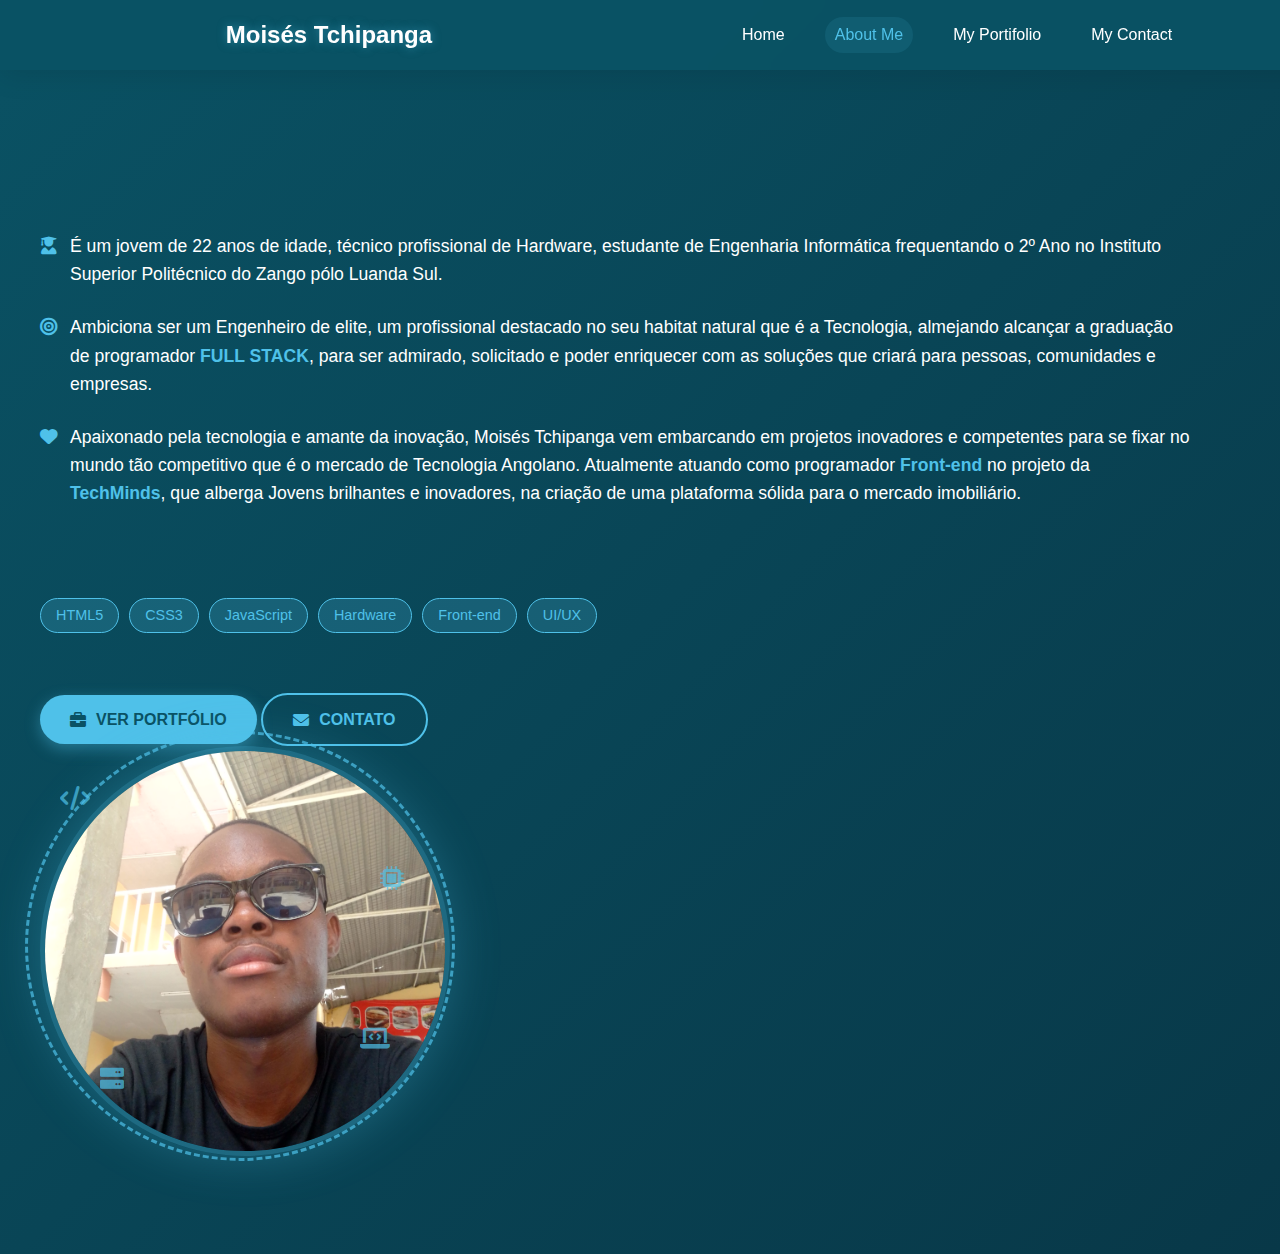
<file: Meu Portifolio/About Me.html>
<!DOCTYPE html>
<html lang="pt-br">
<head>
    <meta charset="UTF-8">
    <meta name="viewport" content="width=device-width, initial-scale=1.0">
    <link rel="shortcut icon" href="imagens/favicon.ico" type="image/x-icon">
    <link rel="stylesheet" href="https://cdnjs.cloudflare.com/ajax/libs/animate.css/4.1.1/animate.min.css">
    <link rel="stylesheet" href="https://cdnjs.cloudflare.com/ajax/libs/font-awesome/6.0.0/css/all.min.css">
    <link rel="stylesheet" href="Css/about Me.css">
    <title>About Me - Moisés Tchipanga</title>
    <style>
        /* Efeitos personalizados além do animate.css */
        @keyframes float {
            0%, 100% { transform: translateY(0); }
            50% { transform: translateY(-15px); }
        }
        
        @keyframes pulse-glow {
            0% { box-shadow: 0 0 0 0 rgba(79, 193, 233, 0.4); }
            70% { box-shadow: 0 0 0 15px rgba(79, 193, 233, 0); }
            100% { box-shadow: 0 0 0 0 rgba(79, 193, 233, 0); }
        }
        
        @keyframes text-wave {
            0%, 100% { transform: translateY(0); }
            25% { transform: translateY(-5px); }
            50% { transform: translateY(0); }
            75% { transform: translateY(5px); }
        }
    </style>
</head>
<body>
    <header class="header animate__animated animate__fadeInDown">
        <div class="containerReader">
            <div class="logo animate__animated animate__pulse animate__infinite animate__slower">Moisés Tchipanga</div>
            <nav class="menu">
                <a href="index.html">Home</a>
                <a href="About Me.html" class="active">About Me</a>
                <a href="Portifolio.html">My Portifolio</a>
                <a href="Contact.html">My Contact</a>
            </nav>
        </div>
    </header>
    
    <main>
        <section class="hero">
            <div class="container">
                <div class="hero-content">
                    <div class="hero-text animate__animated animate__fadeInLeft">
                        <h5 class="animate__animated animate__fadeIn animate__delay-1s">Moisés Massaquia Tchipanga</h5>
                        
                        <!-- Parágrafos com efeitos individuais -->
                        <p class="animate__animated animate__fadeInUp animate__delay-1s">
                            <i class="fas fa-user-graduate"></i> É um jovem de 22 anos de idade, técnico profissional de Hardware, estudante de Engenharia Informática frequentando o 2º Ano no Instituto Superior Politécnico do Zango pólo Luanda Sul.
                        </p>
                        
                        <p class="animate__animated animate__fadeInUp animate__delay-1-5s">
                            <i class="fas fa-bullseye"></i> Ambiciona ser um Engenheiro de elite, um profissional destacado no seu habitat natural que é a Tecnologia, almejando alcançar a graduação de programador <strong class="highlight-text">FULL STACK</strong>, para ser admirado, solicitado e poder enriquecer com as soluções que criará para pessoas, comunidades e empresas.
                        </p>
                        
                        <p class="animate__animated animate__fadeInUp animate__delay-2s">
                            <i class="fas fa-heart"></i> Apaixonado pela tecnologia e amante da inovação, Moisés Tchipanga vem embarcando em projetos inovadores e competentes para se fixar no mundo tão competitivo que é o mercado de Tecnologia Angolano. Atualmente atuando como programador <strong class="highlight-text">Front-end</strong> no projeto da <strong class="highlight-text">TechMinds</strong>, que alberga Jovens brilhantes e inovadores, na criação de uma plataforma sólida para o mercado imobiliário.
                        </p>
                        
                        <!-- Seção de habilidades -->
                        <div class="skills-section animate__animated animate__fadeInUp animate__delay-2-5s">
                            <h6><i class="fas fa-code"></i> Habilidades Técnicas:</h6>
                            <div class="skills-container">
                                <span class="skill-tag">HTML5</span>
                                <span class="skill-tag">CSS3</span>
                                <span class="skill-tag">JavaScript</span>
                                <span class="skill-tag">Hardware</span>
                                <span class="skill-tag">Front-end</span>
                                <span class="skill-tag">UI/UX</span>
                            </div>
                        </div>
                        
                        <div class="hero-buttons animate__animated animate__fadeInUp animate__delay-3s">
                            <a href="Portifolio.html" class="btn-primary pulse-on-hover">
                                <i class="fas fa-briefcase"></i> VER PORTFÓLIO
                            </a>
                            <a href="Contact.html" class="btn-secondary slide-on-hover">
                                <i class="fas fa-envelope"></i> CONTATO
                            </a>
                        </div>
                    </div>
                    
                    <div class="hero-image animate__animated animate__fadeInRight">
                        <div class="profile-img-container animate__animated animate__pulse animate__infinite animate__slower">
                            <img src="imagens/Minha_foto.jpg" alt="Moisés Tchipanga" class="profile-img">
                            <div class="border-animation"></div>
                            <div class="floating-icons">
                                <i class="fas fa-code icon-float" style="top: 10%; left: 5%; animation-delay: 0s;"></i>
                                <i class="fas fa-laptop-code icon-float" style="top: 70%; left: 80%; animation-delay: 0.5s;"></i>
                                <i class="fas fa-microchip icon-float" style="top: 30%; left: 85%; animation-delay: 1s;"></i>
                                <i class="fas fa-server icon-float" style="top: 80%; left: 15%; animation-delay: 1.5s;"></i>
                            </div>
                        </div>
                    </div>
                </div>
            </div>
        </section>
    </main>

    <script>
        // Efeito de onda no texto
        document.querySelectorAll('.highlight-text').forEach(text => {
            text.addEventListener('mouseover', function() {
                this.style.animation = 'text-wave 0.8s ease';
                setTimeout(() => {
                    this.style.animation = '';
                }, 800);
            });
        });
        
        // Animação de ícones flutuantes
        const floatingIcons = document.querySelectorAll('.icon-float');
        floatingIcons.forEach(icon => {
            icon.style.animation = `float 4s ease-in-out infinite ${icon.style.animationDelay}`;
        });
        
        // Efeito de digitação nos títulos (opcional)
        const titles = document.querySelectorAll('h5, h6');
        titles.forEach(title => {
            title.style.opacity = '0';
            title.style.animation = 'fadeIn 1s forwards';
        });
    </script>
</body>
</html>
</file>
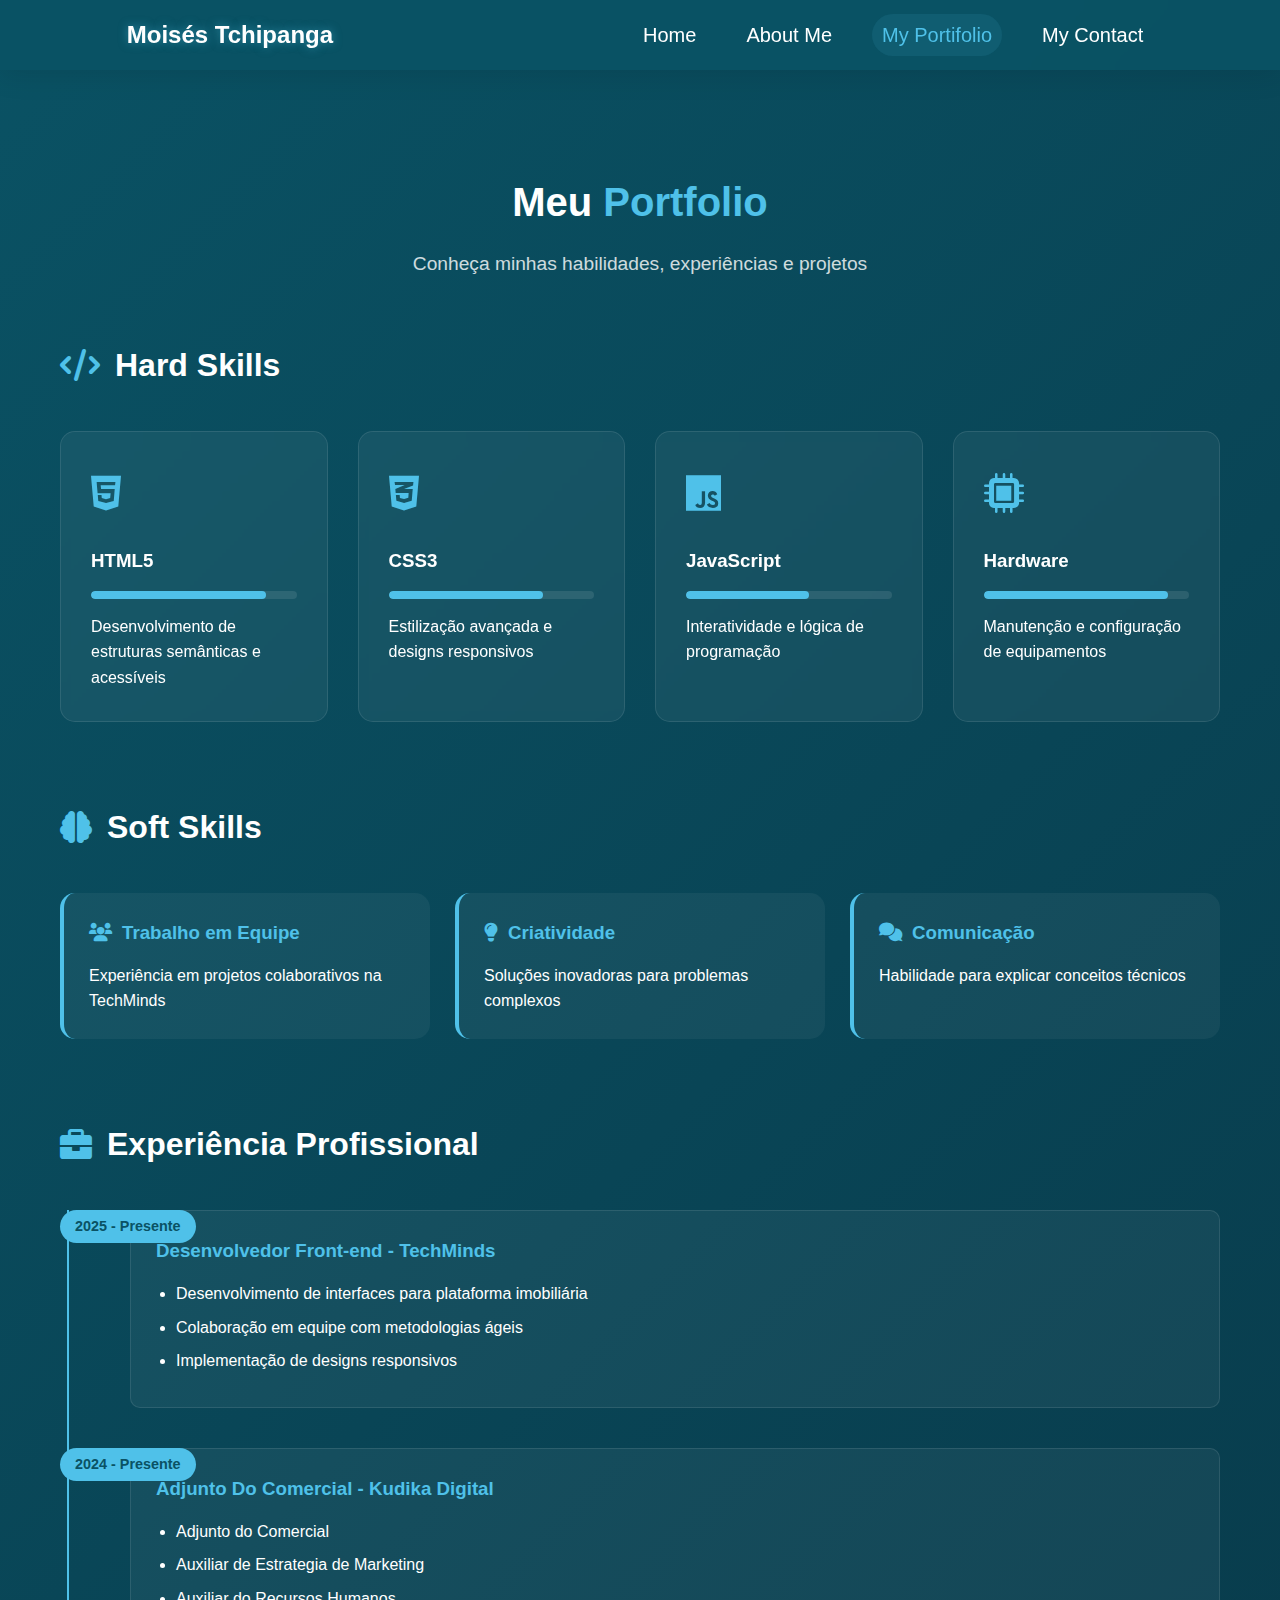
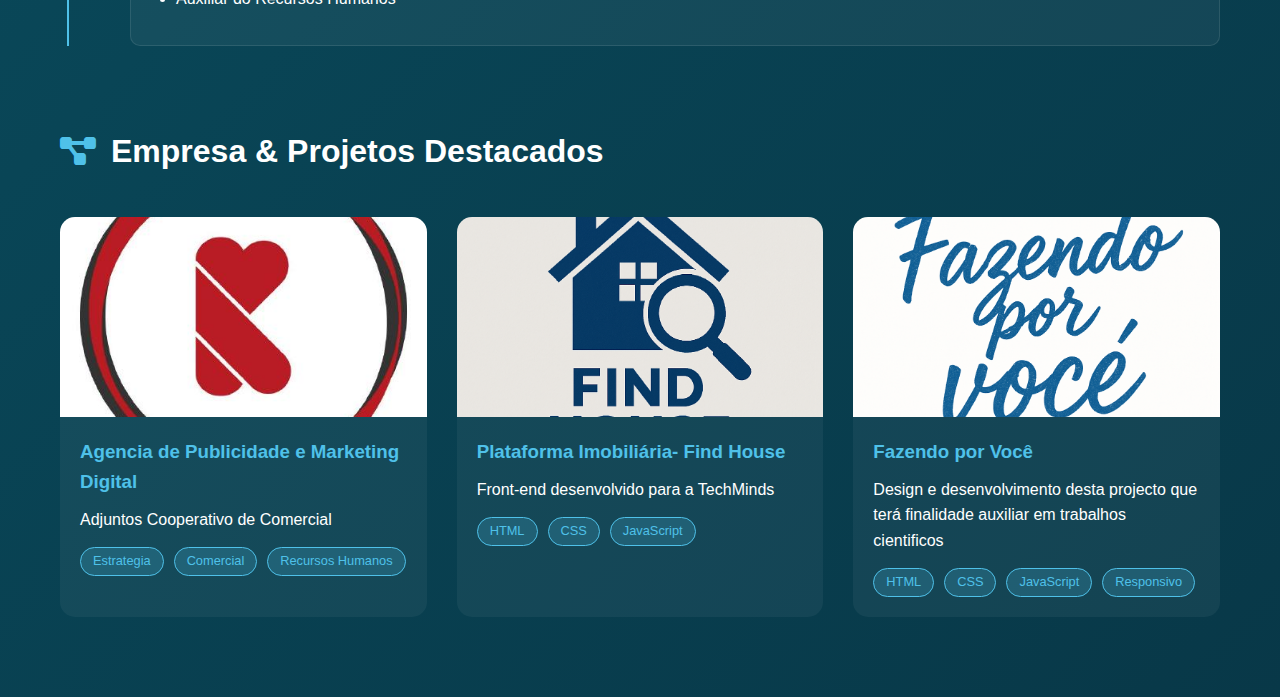
<file: Meu Portifolio/Portifolio.html>
<!DOCTYPE html>
<html lang="pt-br">
<head>
    <meta charset="UTF-8">
    <meta name="viewport" content="width=device-width, initial-scale=1.0">
    <link rel="shortcut icon" href="imagens/favicon.ico" type="image/x-icon">
    <link rel="stylesheet" href="https://cdnjs.cloudflare.com/ajax/libs/animate.css/4.1.1/animate.min.css">
    <link rel="stylesheet" href="https://cdnjs.cloudflare.com/ajax/libs/font-awesome/6.0.0/css/all.min.css">
    <link rel="stylesheet" href="Css/Portifolio.css">
    <title>Portfolio - Moisés Tchipanga</title>
</head>
<body>
    <!-- Header consistente com a página principal -->
    <header class="header animate__animated animate__fadeInDown">
        <div class="containerReader">
            <div class="logo animate__animated animate__pulse animate__infinite animate__slower">Moisés Tchipanga</div>
            <nav class="menu">
                <a href="index.html">Home</a>
                <a href="About Me.html">About Me</a>
                <a href="Portifolio.html" class="active">My Portifolio</a>
                <a href="Contact.html">My Contact</a>
            </nav>
        </div>
    </header>

    <main>
        <!-- Seção de Introdução -->
        <section class="portfolio-intro animate__animated animate__fadeIn">
            <div class="container">
                <h1 class="section-title">Meu <span>Portfolio</span></h1>
                <p class="section-subtitle">Conheça minhas habilidades, experiências e projetos</p>
            </div>
        </section>

        <!-- Seção de Hard Skills -->
        <section class="skills-section">
            <div class="container">
                <h2 class="skills-title animate__animated animate__fadeInLeft"><i class="fas fa-code"></i> Hard Skills</h2>
                <div class="skills-grid">
                    <!-- Item 1 -->
                    <div class="skill-card animate__animated animate__fadeInUp">
                        <div class="skill-icon">
                            <i class="fab fa-html5"></i>
                        </div>
                        <h3>HTML5</h3>
                        <div class="skill-level">
                            <div class="level-bar" style="width: 85%;"></div>
                        </div>
                        <p>Desenvolvimento de estruturas semânticas e acessíveis</p>
                    </div>
                    
                    <!-- Item 2 -->
                    <div class="skill-card animate__animated animate__fadeInUp animate__delay-1s">
                        <div class="skill-icon">
                            <i class="fab fa-css3-alt"></i>
                        </div>
                        <h3>CSS3</h3>
                        <div class="skill-level">
                            <div class="level-bar" style="width: 75%;"></div>
                        </div>
                        <p>Estilização avançada e designs responsivos</p>
                    </div>
                    
                    <!-- Item 3 -->
                    <div class="skill-card animate__animated animate__fadeInUp animate__delay-2s">
                        <div class="skill-icon">
                            <i class="fab fa-js"></i>
                        </div>
                        <h3>JavaScript</h3>
                        <div class="skill-level">
                            <div class="level-bar" style="width: 60%;"></div>
                        </div>
                        <p>Interatividade e lógica de programação</p>
                    </div>
                    
                    <!-- Item 4 -->
                    <div class="skill-card animate__animated animate__fadeInUp animate__delay-3s">
                        <div class="skill-icon">
                            <i class="fas fa-microchip"></i>
                        </div>
                        <h3>Hardware</h3>
                        <div class="skill-level">
                            <div class="level-bar" style="width: 90%;"></div>
                        </div>
                        <p>Manutenção e configuração de equipamentos</p>
                    </div>
                </div>
            </div>
        </section>

        <!-- Seção de Soft Skills -->
        <section class="soft-skills-section">
            <div class="container">
                <h2 class="skills-title animate__animated animate__fadeInLeft"><i class="fas fa-brain"></i> Soft Skills</h2>
                <div class="soft-skills-container">
                    <div class="soft-skill animate__animated animate__fadeInRight">
                        <h3><i class="fas fa-users"></i> Trabalho em Equipe</h3>
                        <p>Experiência em projetos colaborativos na TechMinds</p>
                    </div>
                    <div class="soft-skill animate__animated animate__fadeInRight animate__delay-1s">
                        <h3><i class="fas fa-lightbulb"></i> Criatividade</h3>
                        <p>Soluções inovadoras para problemas complexos</p>
                    </div>
                    <div class="soft-skill animate__animated animate__fadeInRight animate__delay-2s">
                        <h3><i class="fas fa-comments"></i> Comunicação</h3>
                        <p>Habilidade para explicar conceitos técnicos</p>
                    </div>
                </div>
            </div>
        </section>

        <!-- Seção de Experiência Profissional -->
        <section class="experience-section">
            <div class="container">
                <h2 class="skills-title animate__animated animate__fadeInLeft"><i class="fas fa-briefcase"></i> Experiência Profissional</h2>
                
                <div class="timeline">
                    <!-- Experiência 1 -->
                    <div class="timeline-item animate__animated animate__fadeInUp">
                        <div class="timeline-date">2025 - Presente</div>
                        <div class="timeline-content">
                            <h3>Desenvolvedor Front-end - TechMinds</h3>
                            <ul>
                                <li>Desenvolvimento de interfaces para plataforma imobiliária</li>
                                <li>Colaboração em equipe com metodologias ágeis</li>
                                <li>Implementação de designs responsivos</li>
                            </ul>
                        </div>
                    </div>
                    
                    <!-- Experiência 2 -->
                    <div class="timeline-item animate__animated animate__fadeInUp animate__delay-1s">
                        <div class="timeline-date">2024 - Presente</div>
                        <div class="timeline-content">
                            <h3>Adjunto Do Comercial - Kudika Digital</h3>
                            <ul>
                                <li>Adjunto do Comercial</li>
                                <li>Auxiliar de Estrategia de Marketing</li>
                                <li>Auxiliar do Recursos Humanos</li>
                            </ul>
                        </div>
                    </div>
                </div>
            </div>
        </section>

        <!-- Seção de Projetos -->
        <section class="projects-section">
            <div class="container">
                <h2 class="skills-title animate__animated animate__fadeInLeft"><i class="fas fa-project-diagram"></i>Empresa & Projetos Destacados</h2>
                <div class="projects-grid">
                    <!-- Projeto 1 -->
                    <div class="project-card animate__animated animate__fadeInUp">
                        <div class="project-image">
                            <img src="imagens/Logo_KudikaDigital.jpg" alt="Kudika Digital">
                            <div class="project-overlay">
                                <a href="https://kudika.digital" class="project-link" target="_blank"><i class="fas fa-external-link-alt"></i></a>
                            </div>
                        </div>
                        <div class="project-info">
                            <h3>Agencia de Publicidade e Marketing Digital</h3>
                            <p>Adjuntos Cooperativo de Comercial</p>
                            <div class="project-tags">
                                <span>Estrategia</span>
                                <span>Comercial</span>
                                <span>Recursos Humanos</span>
                            </div>
                        </div>
                    </div>
                    <!-- Projeto 1 -->
                    <div class="project-card animate__animated animate__fadeInUp">
                        <div class="project-image">
                            <img src="imagens/Find-House.png" alt="Projeto TechMinds">
                            <div class="project-overlay">
                                <a href="#" class="project-link"><i class="fas fa-external-link-alt"></i></a>
                            </div>
                        </div>
                        <div class="project-info">
                            <h3>Plataforma Imobiliária- Find House</h3>
                            <p>Front-end desenvolvido para a TechMinds</p>
                            <div class="project-tags">
                                <span>HTML</span>
                                <span>CSS</span>
                                <span>JavaScript</span>
                            </div>
                        </div>
                    </div>
                    <!-- Projeto 2 -->
                    <div class="project-card animate__animated animate__fadeInUp animate__delay-1s">
                        <div class="project-image">
                            <img src="imagens/Fazendo por Você.png" alt="Fazendo por Você">
                            <div class="project-overlay">
                                <a href="#" class="project-link"><i class="fas fa-external-link-alt"></i></a>
                            </div>
                        </div>
                        <div class="project-info">
                            <h3>Fazendo por Você </h3>
                            <p>Design e desenvolvimento desta projecto que terá finalidade auxiliar em trabalhos cientificos</p>
                            <div class="project-tags">
                                <span>HTML</span>
                                <span>CSS</span>
                                <span>JavaScript</span>
                                <span>Responsivo</span>
                            </div>
                        </div>
                    </div>
                </div>
            </div>
        </section>
    </main>

    <script>
        // Animação adicional para as barras de progresso
        document.addEventListener('DOMContentLoaded', function() {
            const levelBars = document.querySelectorAll('.level-bar');
            levelBars.forEach(bar => {
                const width = bar.style.width;
                bar.style.width = '0';
                setTimeout(() => {
                    bar.style.width = width;
                    bar.style.transition = 'width 1.5s ease-in-out';
                }, 500);
            });
        });
    </script>
</body>
</html>
</file>
<file: Meu Portifolio/Css/about Me.css>
/* aboutMe.css */
:root {
    --primary-color: #4fc1e9;
    --secondary-color: #0a5264;
    --accent-color: #083848;
    --text-color: #ffffff;
    --bg-color: #0a5264;
}

body {
    background: linear-gradient(135deg, var(--bg-color), var(--accent-color));
    color: var(--text-color);
    font-family: 'Poppins', sans-serif;
    line-height: 1.6;
    overflow-x: hidden;
}

/* Header */
/* HEADER ESTILIZADO */
.header {
    position: fixed;
    top: 0;
    left: 0;
    width: 100%;
    height: 70px;
    background: rgba(10, 82, 100, 0.95);
    backdrop-filter: blur(10px);
    -webkit-backdrop-filter: blur(10px);
    z-index: 1000;
    display: flex;
    align-items: center;
    justify-content: center;
    box-shadow: 0 4px 30px rgba(0, 0, 0, 0.1);
    padding: 0 5%;
}

.containerReader {
    width: 100%;
    max-width: 1400px;
    margin: 0 auto;
    padding: 0 5%;
    display: flex;
    align-items: center;
    justify-content: center;
}

.logo {
    margin-right: 200px;
    padding-right: 100px;
    font-size: 1.5rem;
    font-weight: 700;
    color: #fff;
    text-shadow: 0 0 10px rgba(79, 193, 233, 0.5);

}

.menu {
    display: flex;
    align-items: center;
    gap: 30px;
}

.menu a {
    color: #fff;
    text-decoration: none;
    font-weight: 500;
    font-size: 1rem;
    padding: 5px 10px;
    border-radius: 30px;
    transition: all 0.4s ease;
    position: relative;
    overflow: hidden;
    display: flex;
    align-items: center;
}

.menu a::before {
    content: '';
    position: absolute;
    bottom: 0;
    left: 0;
    width: 0;
    height: 2px;
    background: #4fc1e9;
    transition: width 0.4s ease;
}

.menu a:hover::before {
    width: 100%;
}

.menu a.active {
    color: #4fc1e9;
    background: rgba(79, 193, 233, 0.1);
}
/* Conteúdo principal */
.hero-content {
    max-width: 1200px;
    margin: 0 auto;
    padding: 100px 20px;
}

.hero-text {
    flex: 1;
    padding-right: 50px;
}

.hero-text h5 {
    font-size: 1.8rem;
    margin-bottom: 30px;
    color: var(--primary-color);
    position: relative;
}

.hero-text h5::after {
    content: '';
    position: absolute;
    bottom: -10px;
    left: 0;
    width: 50px;
    height: 3px;
    background: var(--primary-color);
}

.hero-text p {
    font-size: 1.1rem;
    margin-bottom: 25px;
    position: relative;
    padding-left: 30px;
}

.hero-text p i {
    position: absolute;
    left: 0;
    top: 5px;
    color: var(--primary-color);
}

.highlight-text {
    color: var(--primary-color);
    font-weight: 600;
    transition: all 0.3s;
}

/* Seção de habilidades */
.skills-section {
    margin: 40px 0;
}

.skills-section h6 {
    font-size: 1.2rem;
    margin-bottom: 15px;
    display: flex;
    align-items: center;
    gap: 10px;
}

.skills-container {
    display: flex;
    flex-wrap: wrap;
    gap: 10px;
    margin-top: 15px;
}

.skill-tag {
    background: rgba(79, 193, 233, 0.2);
    color: var(--primary-color);
    padding: 5px 15px;
    border-radius: 20px;
    font-size: 0.9rem;
    border: 1px solid var(--primary-color);
    transition: all 0.3s;
}

.skill-tag:hover {
    background: var(--primary-color);
    color: var(--secondary-color);
    transform: translateY(-3px);
}

/* Imagem de perfil */
.profile-img-container {
    position: relative;
    width: 400px;
    height: 400px;
}

.profile-img {
    width: 100%;
    height: 100%;
    border-radius: 50%;
    object-fit: cover;
    position: relative;
    z-index: 2;
    border: 5px solid rgba(79, 193, 233, 0.3);
    box-shadow: 0 0 50px rgba(79, 193, 233, 0.3);
    transition: transform 0.5s;
}

.profile-img:hover {
    transform: scale(1.05);
}

.border-animation {
    position: absolute;
    top: -15px;
    left: -15px;
    right: -15px;
    bottom: -15px;
    border-radius: 50%;
    border: 3px dashed var(--primary-color);
    animation: spin 15s linear infinite;
    opacity: 0.7;
    z-index: 1;
}

.floating-icons {
    position: absolute;
    top: 0;
    left: 0;
    width: 100%;
    height: 100%;
    z-index: 3;
    pointer-events: none;
}

.icon-float {
    position: absolute;
    color: var(--primary-color);
    font-size: 1.5rem;
    opacity: 0.7;
    z-index: 4;
}

/* Botões */
.btn-primary, .btn-secondary {
    padding: 12px 30px;
    border-radius: 50px;
    font-weight: 600;
    text-decoration: none;
    transition: all 0.4s;
    display: inline-flex;
    align-items: center;
    gap: 10px;
    margin-top: 20px;
}

.btn-primary {
    background: var(--primary-color);
    color: var(--secondary-color);
    box-shadow: 0 5px 15px rgba(79, 193, 233, 0.4);
}

.btn-primary:hover {
    transform: translateY(-5px);
    box-shadow: 0 10px 25px rgba(79, 193, 233, 0.6);
}

.btn-secondary {
    border: 2px solid var(--primary-color);
    color: var(--primary-color);
    background: transparent;
}

.btn-secondary:hover {
    background: rgba(79, 193, 233, 0.1);
    transform: translateY(-5px);
}

.pulse-on-hover:hover {
    animation: pulse-glow 1.5s infinite;
}

/* Responsividade */
@media (max-width: 992px) {
    .hero-content {
        flex-direction: column;
        padding: 80px 20px;
    }
    
    .hero-text {
        padding-right: 0;
        margin-bottom: 50px;
    }
    
    .profile-img-container {
        width: 300px;
        height: 300px;
        margin: 0 auto;
    }
}

@media (max-width: 576px) {
    .hero-text h5 {
        font-size: 1.5rem;
    }
    
    .hero-text p {
        font-size: 1rem;
    }
    
    .profile-img-container {
        width: 250px;
        height: 250px;
    }
}

/* Animações */
@keyframes spin {
    0% { transform: rotate(0deg); }
    100% { transform: rotate(360deg); }
}

@keyframes pulse-glow {
    0% { box-shadow: 0 0 0 0 rgba(79, 193, 233, 0.4); }
    70% { box-shadow: 0 0 0 15px rgba(79, 193, 233, 0); }
    100% { box-shadow: 0 0 0 0 rgba(79, 193, 233, 0); }
}

@keyframes text-wave {
    0%, 100% { transform: translateY(0); }
    25% { transform: translateY(-5px); }
    50% { transform: translateY(0); }
    75% { transform: translateY(5px); }
}
</file>
<file: Meu Portifolio/Css/Portifolio.css>
/* portfolio.css */
:root {
    --primary-color: #4fc1e9;
    --secondary-color: #0a5264;
    --accent-color: #083848;
    --text-color: #ffffff;
    --bg-color: #0a5264;
    --card-bg: rgba(255, 255, 255, 0.05);
}

/* Estilos consistentes com a página principal */
body {
    background: linear-gradient(135deg, var(--bg-color), var(--accent-color));
    color: var(--text-color);
    font-family: 'Poppins', sans-serif;
    line-height: 1.6;
}

/* Header - Mantendo o mesmo estilo */
/* RESET & BASE */
* {
    margin: 0;
    padding: 0;
    box-sizing: border-box;
    font-family: 'Poppins', 'Arial', sans-serif;
}

@import url('https://fonts.googleapis.com/css2?family=Poppins:wght@300;400;500;600;700&display=swap');

body {
    background: linear-gradient(135deg, #0a5264 0%, #083848 100%);
    color: #fff;
    padding-top: 70px;
    overflow-x: hidden;
}

/* HEADER ESTILIZADO */
.header {
    position: fixed;
    top: 0;
    left: 0;
    width: 100%;
    height: 70px;
    background: rgba(10, 82, 100, 0.95);
    backdrop-filter: blur(10px);
    -webkit-backdrop-filter: blur(10px);
    z-index: 1000;
    display: flex;
    align-items: center;
    justify-content: center;
    box-shadow: 0 4px 30px rgba(0, 0, 0, 0.1);
    padding: 0 5%;
}

.containerReader{
    width: 100%;
    max-width: 1400px;
    margin: 0 auto;
    padding: 0 5%;
    display: flex;
    align-items: center;
    justify-content: center;
}

.logo {
    margin-right: 200px;
    padding-right: 100px;
    font-size: 1.5rem;
    font-weight: 700;
    color: #fff;
    text-shadow: 0 0 10px rgba(79, 193, 233, 0.5);

}

.menu {
    display: flex;
    align-items: center;
    gap: 30px;
}

.menu a {
    color: #fff;
    text-decoration: none;
    font-weight: 500;
    font-size: 20px;
    padding: 5px 10px;
    border-radius: 30px;
    transition: all 0.4s ease;
    position: relative;
    overflow: hidden;
    display: flex;
    align-items: center;
}

.menu a::before {
    content: '';
    position: absolute;
    bottom: 0;
    left: 0;
    width: 0;
    height: 2px;
    background: #4fc1e9;
    transition: width 0.4s ease;
}

.menu a:hover::before {
    width: 100%;
}

.menu a.active {
    color: #4fc1e9;
    background: rgba(79, 193, 233, 0.1);
}


.container {
    width: 100%;
    max-width: 1200px;
    margin: 0 auto;
    padding: 0 20px;
}

/* Seção de Introdução */
.portfolio-intro {
    padding: 100px 0 60px;
    text-align: center;
}

.section-title {
    font-size: 2.5rem;
    margin-bottom: 15px;
}

.section-title span {
    color: var(--primary-color);
}

.section-subtitle {
    font-size: 1.2rem;
    opacity: 0.8;
}

/* Seções comuns */
.skills-title {
    font-size: 2rem;
    margin-bottom: 40px;
    display: flex;
    align-items: center;
    gap: 15px;
}

.skills-title i {
    color: var(--primary-color);
}

/* Hard Skills */
.skills-grid {
    display: grid;
    grid-template-columns: repeat(auto-fit, minmax(250px, 1fr));
    gap: 30px;
    margin-bottom: 80px;
}

.skill-card {
    background: var(--card-bg);
    border-radius: 15px;
    padding: 30px;
    backdrop-filter: blur(5px);
    border: 1px solid rgba(255, 255, 255, 0.1);
    transition: transform 0.3s, box-shadow 0.3s;
}

.skill-card:hover {
    transform: translateY(-10px);
    box-shadow: 0 15px 30px rgba(0, 0, 0, 0.2);
}

.skill-icon {
    font-size: 2.5rem;
    color: var(--primary-color);
    margin-bottom: 20px;
}

.skill-level {
    height: 8px;
    background: rgba(255, 255, 255, 0.1);
    border-radius: 10px;
    margin: 15px 0;
    overflow: hidden;
}

.level-bar {
    height: 100%;
    background: var(--primary-color);
    border-radius: 10px;
}

/* Soft Skills */
.soft-skills-container {
    display: grid;
    grid-template-columns: repeat(auto-fit, minmax(300px, 1fr));
    gap: 25px;
    margin-bottom: 80px;
}

.soft-skill {
    background: var(--card-bg);
    border-radius: 15px;
    padding: 25px;
    border-left: 4px solid var(--primary-color);
}

.soft-skill h3 {
    display: flex;
    align-items: center;
    gap: 10px;
    margin-bottom: 15px;
    color: var(--primary-color);
}

/* Linha do Tempo */
.timeline {
    position: relative;
    padding-left: 30px;
    margin-bottom: 80px;
}

.timeline::before {
    content: '';
    position: absolute;
    left: 7px;
    top: 0;
    bottom: 0;
    width: 2px;
    background: var(--primary-color);
}

.timeline-item {
    position: relative;
    margin-bottom: 40px;
}

.timeline-date {
    position: absolute;
    left: -30px;
    top: 0;
    background: var(--primary-color);
    color: var(--secondary-color);
    padding: 5px 15px;
    border-radius: 20px;
    font-weight: 600;
    font-size: 0.9rem;
}

.timeline-content {
    background: var(--card-bg);
    padding: 25px;
    border-radius: 10px;
    margin-left: 40px;
    border: 1px solid rgba(255, 255, 255, 0.1);
}

.timeline-content h3 {
    margin-bottom: 15px;
    color: var(--primary-color);
}

.timeline-content ul {
    padding-left: 20px;
}

.timeline-content li {
    margin-bottom: 8px;
}

/* Projetos */
.projects-grid {
    display: grid;
    grid-template-columns: repeat(auto-fit, minmax(300px, 1fr));
    gap: 30px;
    margin-bottom: 80px;
}

.project-card {
    background: var(--card-bg);
    border-radius: 15px;
    overflow: hidden;
    transition: transform 0.3s;
}

.project-card:hover {
    transform: translateY(-10px);
}

.project-image {
    position: relative;
    height: 200px;
    overflow: hidden;
}

.project-image img {
    width: 100%;
    height: 100%;
    object-fit: cover;
    transition: transform 0.5s;
}

.project-card:hover .project-image img {
    transform: scale(1.1);
}

.project-overlay {
    position: absolute;
    top: 0;
    left: 0;
    right: 0;
    bottom: 0;
    background: rgba(10, 82, 100, 0.7);
    display: flex;
    align-items: center;
    justify-content: center;
    opacity: 0;
    transition: opacity 0.3s;
}

.project-card:hover .project-overlay {
    opacity: 1;
}

.project-link {
    color: white;
    font-size: 1.5rem;
    background: var(--primary-color);
    width: 50px;
    height: 50px;
    border-radius: 50%;
    display: flex;
    align-items: center;
    justify-content: center;
    transition: transform 0.3s;
}

.project-link:hover {
    transform: scale(1.2);
}

.project-info {
    padding: 20px;
}

.project-info h3 {
    margin-bottom: 10px;
    color: var(--primary-color);
}

.project-tags {
    display: flex;
    gap: 10px;
    margin-top: 15px;
    flex-wrap: wrap;
}

.project-tags span {
    background: rgba(79, 193, 233, 0.2);
    color: var(--primary-color);
    padding: 3px 12px;
    border-radius: 20px;
    font-size: 0.8rem;
    border: 1px solid var(--primary-color);
}

/* Responsividade */
@media (max-width: 768px) {
    .portfolio-intro {
        padding: 80px 0 40px;
    }
    
    .section-title {
        font-size: 2rem;
    }
    
    .timeline-content {
        margin-left: 30px;
    }
}

@media (max-width: 480px) {
    .skills-grid, .soft-skills-container, .projects-grid {
        grid-template-columns: 1fr;
    }
    
    .timeline::before {
        left: 5px;
    }
    
    .timeline-date {
        left: -25px;
        padding: 3px 10px;
        font-size: 0.8rem;
    }
}
</file>
